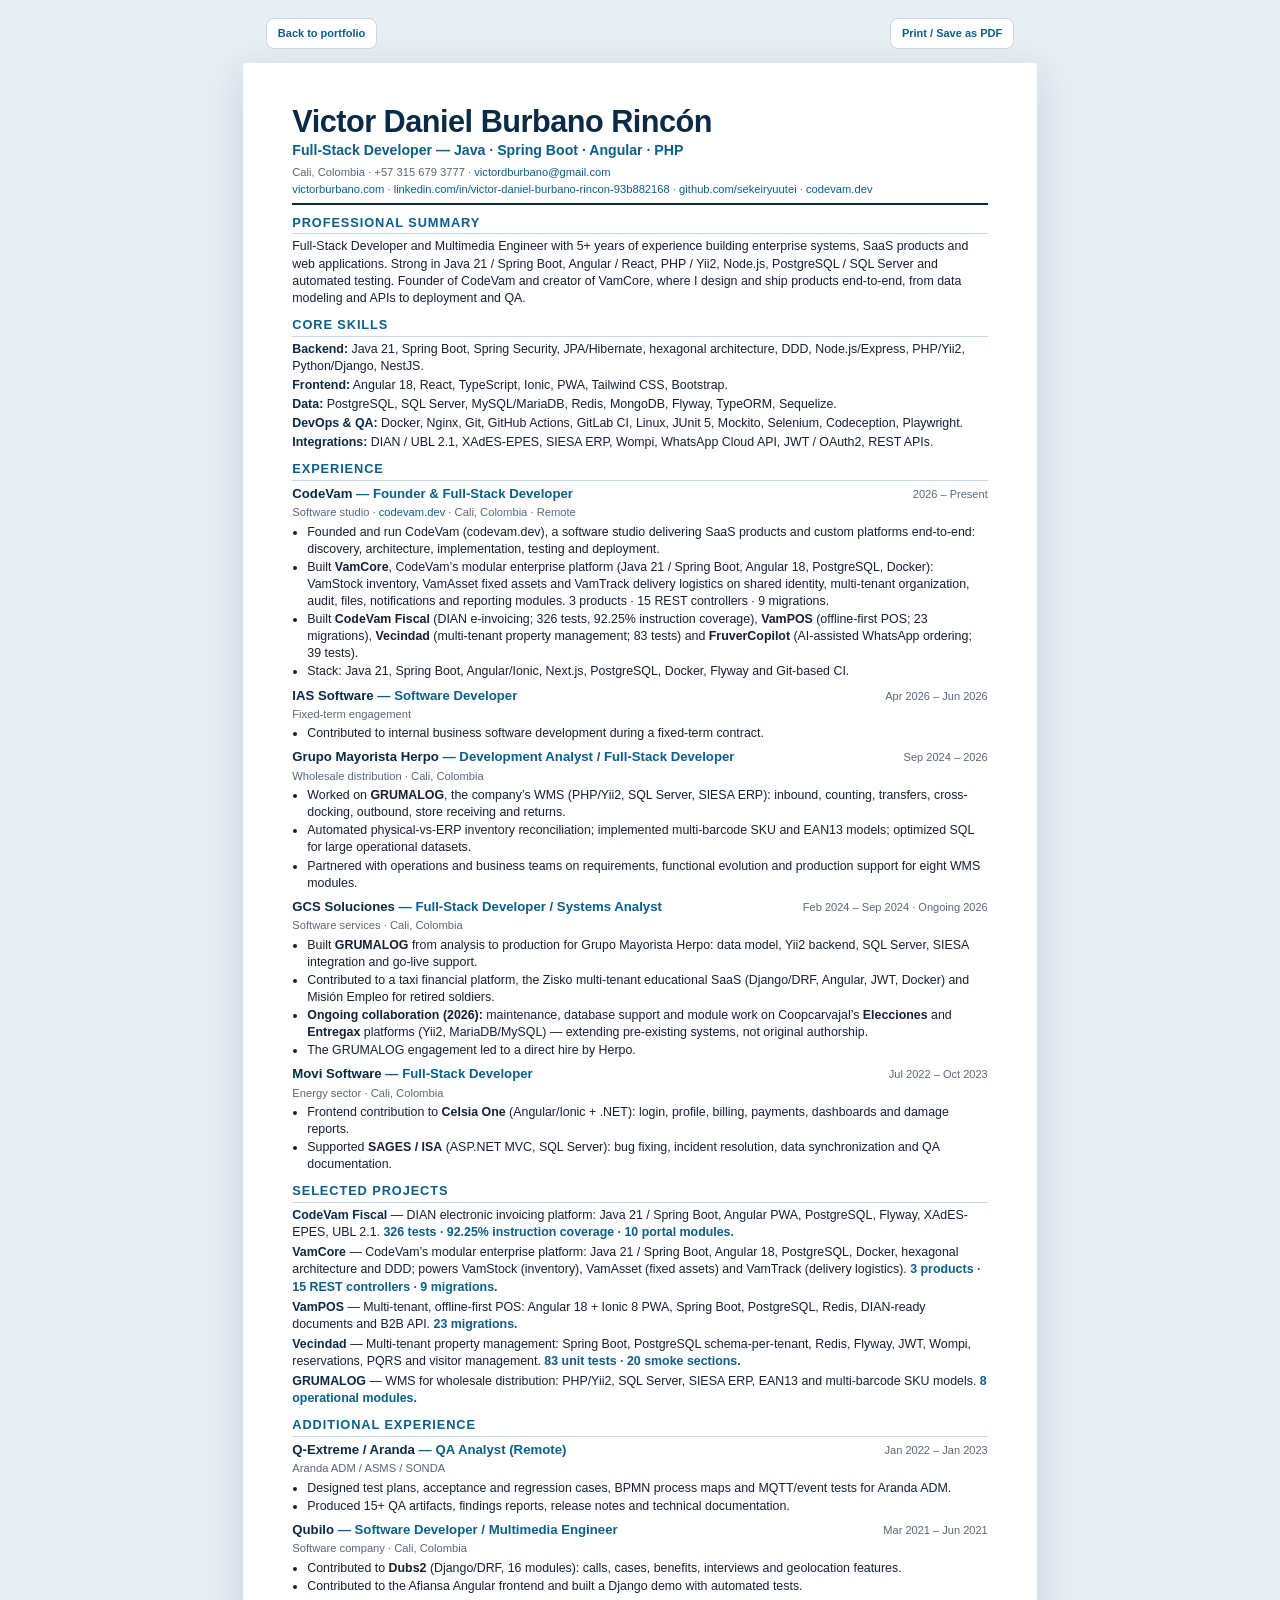
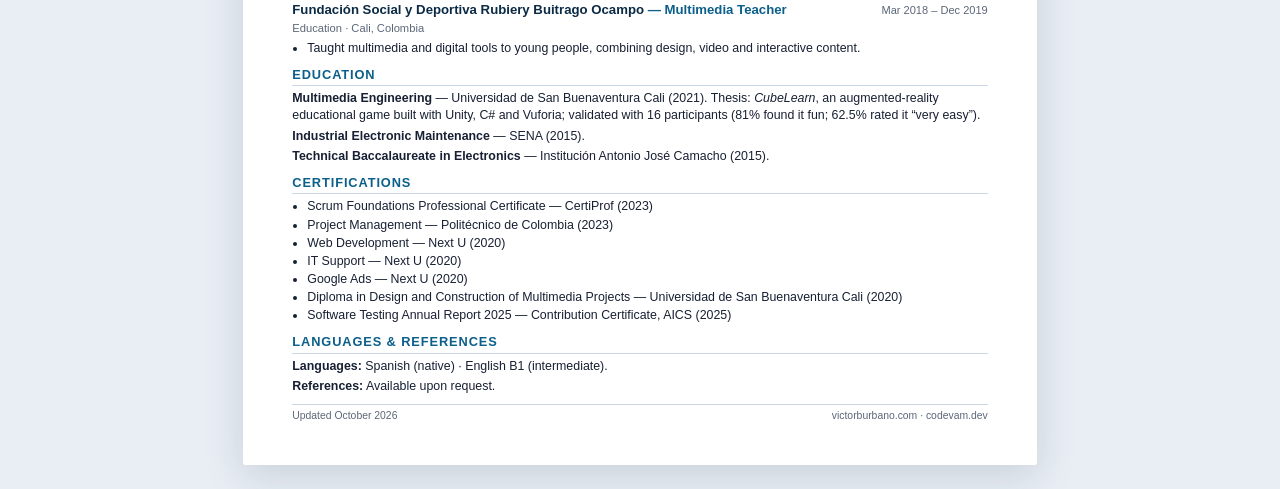
<file: cv-en.html>
<!doctype html>
<html lang="en">
<head>
  <meta charset="utf-8">
  <meta name="viewport" content="width=device-width, initial-scale=1">
  <meta name="robots" content="noindex, nofollow">
  <title>Victor Daniel Burbano Rincón — CV (English)</title>
  <style>
    :root { --ink:#172033; --navy:#0b2a45; --blue:#0b5f8a; --muted:#5b6778; --line:#c9d6e3; }
    * { box-sizing: border-box; }
    html, body { margin: 0; padding: 0; }
    body { font-family: "Segoe UI", Arial, Helvetica, sans-serif; font-size: 9.3pt; line-height: 1.38; color: var(--ink); background: #e9eef5; }
    a { color: var(--blue); text-decoration: none; }
    .toolbar { max-width: 210mm; margin: 18px auto 0; padding: 0 6mm; display: flex; justify-content: space-between; gap: 12px; font-size: 11px; }
    .toolbar a, .toolbar button { font: inherit; font-weight: 600; color: var(--blue); background: #fff; border: 1px solid var(--line); border-radius: 8px; padding: 7px 11px; cursor: pointer; }
    .sheet { width: 210mm; min-height: 297mm; margin: 14px auto 24px; padding: 11mm 13mm; background: #fff; box-shadow: 0 10px 40px rgba(16, 32, 52, .15); }
    header { border-bottom: 2px solid var(--navy); padding-bottom: 6px; margin-bottom: 8px; }
    h1 { margin: 0; font-size: 23pt; line-height: 1.08; letter-spacing: -.5px; color: var(--navy); }
    .role { margin: 3px 0 4px; color: var(--blue); font-size: 10.6pt; font-weight: 700; }
    .contact { margin: 0; color: var(--muted); font-size: 8.4pt; line-height: 1.45; }
    .section { margin-top: 9px; }
    .section h2 { margin: 0 0 4px; padding-bottom: 2px; border-bottom: 1px solid var(--line); color: var(--blue); font-size: 9.6pt; letter-spacing: .9px; text-transform: uppercase; }
    .section p { margin: 0 0 3px; }
    .skills p { margin: 0 0 2px; }
    .skills strong { color: var(--navy); }
    .job { margin-bottom: 6px; }
    .job:last-child { margin-bottom: 0; }
    .job-head { display: flex; justify-content: space-between; gap: 12px; align-items: baseline; }
    .job-title { margin: 0; font-size: 9.9pt; font-weight: 700; color: var(--navy); }
    .job-title span { color: var(--blue); font-weight: 700; }
    .job-meta { margin: 0; color: var(--muted); font-size: 8.3pt; white-space: nowrap; }
    .job-sub { margin: 0 0 2px; color: var(--muted); font-size: 8.4pt; }
    ul { margin: 2px 0 0 15px; padding: 0; }
    li { margin: 1px 0; }
    .project { margin: 0 0 3px; }
    .project strong { color: var(--navy); }
    .project .metric { color: var(--blue); font-weight: 700; }
    .page-break { break-before: page; page-break-before: always; }
    .footer { margin-top: 9px; padding-top: 4px; border-top: 1px solid var(--line); color: var(--muted); font-size: 7.8pt; display: flex; justify-content: space-between; gap: 10px; }
    @media screen { .sheet { border-radius: 2px; } }
    @media print {
      body { background: #fff; font-size: 9.2pt; }
      .no-print { display: none !important; }
      .sheet { width: auto; min-height: 0; margin: 0; padding: 0; box-shadow: none; border-radius: 0; }
      a { color: var(--blue); }
      .job, .project { break-inside: avoid; page-break-inside: avoid; }
    }
    @page { size: A4; margin: 11mm 13mm; }
  </style>
</head>
<body>
  <div class="toolbar no-print">
    <a href="/">Back to portfolio</a>
    <button type="button" onclick="window.print()">Print / Save as PDF</button>
  </div>

  <main class="sheet">
    <header>
      <h1>Victor Daniel Burbano Rinc&oacute;n</h1>
      <p class="role">Full-Stack Developer &mdash; Java &middot; Spring Boot &middot; Angular &middot; PHP</p>
      <p class="contact">
        Cali, Colombia &middot; +57 315 679 3777 &middot; <a href="mailto:victordburbano@gmail.com">victordburbano@gmail.com</a><br>
        <a href="https://victorburbano.com/">victorburbano.com</a> &middot;
        <a href="https://www.linkedin.com/in/victor-daniel-burbano-rincon-93b882168">linkedin.com/in/victor-daniel-burbano-rincon-93b882168</a> &middot;
        <a href="https://github.com/sekeiryuutei">github.com/sekeiryuutei</a> &middot;
        <a href="https://codevam.dev/">codevam.dev</a>
      </p>
    </header>

    <section class="section">
      <h2>Professional summary</h2>
      <p>
        Full-Stack Developer and Multimedia Engineer with 5+ years of experience building enterprise systems,
        SaaS products and web applications. Strong in Java 21 / Spring Boot, Angular / React, PHP / Yii2,
        Node.js, PostgreSQL / SQL Server and automated testing. Founder of CodeVam and creator of VamCore,
        where I design and ship products end-to-end, from data modeling and APIs to deployment and QA.
      </p>
    </section>

    <section class="section skills">
      <h2>Core skills</h2>
      <p><strong>Backend:</strong> Java 21, Spring Boot, Spring Security, JPA/Hibernate, hexagonal architecture, DDD, Node.js/Express, PHP/Yii2, Python/Django, NestJS.</p>
      <p><strong>Frontend:</strong> Angular 18, React, TypeScript, Ionic, PWA, Tailwind CSS, Bootstrap.</p>
      <p><strong>Data:</strong> PostgreSQL, SQL Server, MySQL/MariaDB, Redis, MongoDB, Flyway, TypeORM, Sequelize.</p>
      <p><strong>DevOps &amp; QA:</strong> Docker, Nginx, Git, GitHub Actions, GitLab CI, Linux, JUnit 5, Mockito, Selenium, Codeception, Playwright.</p>
      <p><strong>Integrations:</strong> DIAN / UBL 2.1, XAdES-EPES, SIESA ERP, Wompi, WhatsApp Cloud API, JWT / OAuth2, REST APIs.</p>
    </section>

    <section class="section">
      <h2>Experience</h2>

      <article class="job">
        <div class="job-head">
          <h3 class="job-title">CodeVam <span>&mdash; Founder &amp; Full-Stack Developer</span></h3>
          <p class="job-meta">2026 &ndash; Present</p>
        </div>
        <p class="job-sub">Software studio &middot; <a href="https://codevam.dev/">codevam.dev</a> &middot; Cali, Colombia &middot; Remote</p>
        <ul>
          <li>Founded and run CodeVam (codevam.dev), a software studio delivering SaaS products and custom platforms end-to-end: discovery, architecture, implementation, testing and deployment.</li>
          <li>Built <strong>VamCore</strong>, CodeVam&rsquo;s modular enterprise platform (Java 21 / Spring Boot, Angular 18, PostgreSQL, Docker): VamStock inventory, VamAsset fixed assets and VamTrack delivery logistics on shared identity, multi-tenant organization, audit, files, notifications and reporting modules. <span class="metric">3 products &middot; 15 REST controllers &middot; 9 migrations.</span></li>
          <li>Built <strong>CodeVam Fiscal</strong> (DIAN e-invoicing; 326 tests, 92.25% instruction coverage), <strong>VamPOS</strong> (offline-first POS; 23 migrations), <strong>Vecindad</strong> (multi-tenant property management; 83 tests) and <strong>FruverCopilot</strong> (AI-assisted WhatsApp ordering; 39 tests).</li>
          <li>Stack: Java 21, Spring Boot, Angular/Ionic, Next.js, PostgreSQL, Docker, Flyway and Git-based CI.</li>
        </ul>
      </article>

      <article class="job">
        <div class="job-head">
          <h3 class="job-title">IAS Software <span>&mdash; Software Developer</span></h3>
          <p class="job-meta">Apr 2026 &ndash; Jun 2026</p>
        </div>
        <p class="job-sub">Fixed-term engagement</p>
        <ul>
          <li>Contributed to internal business software development during a fixed-term contract.</li>
        </ul>
      </article>

      <article class="job">
        <div class="job-head">
          <h3 class="job-title">Grupo Mayorista Herpo <span>&mdash; Development Analyst / Full-Stack Developer</span></h3>
          <p class="job-meta">Sep 2024 &ndash; 2026</p>
        </div>
        <p class="job-sub">Wholesale distribution &middot; Cali, Colombia</p>
        <ul>
          <li>Worked on <strong>GRUMALOG</strong>, the company&rsquo;s WMS (PHP/Yii2, SQL Server, SIESA ERP): inbound, counting, transfers, cross-docking, outbound, store receiving and returns.</li>
          <li>Automated physical-vs-ERP inventory reconciliation; implemented multi-barcode SKU and EAN13 models; optimized SQL for large operational datasets.</li>
          <li>Partnered with operations and business teams on requirements, functional evolution and production support for eight WMS modules.</li>
        </ul>
      </article>

      <article class="job">
        <div class="job-head">
          <h3 class="job-title">GCS Soluciones <span>&mdash; Full-Stack Developer / Systems Analyst</span></h3>
          <p class="job-meta">Feb 2024 &ndash; Sep 2024 &middot; Ongoing 2026</p>
        </div>
        <p class="job-sub">Software services &middot; Cali, Colombia</p>
        <ul>
          <li>Built <strong>GRUMALOG</strong> from analysis to production for Grupo Mayorista Herpo: data model, Yii2 backend, SQL Server, SIESA integration and go-live support.</li>
          <li>Contributed to a taxi financial platform, the Zisko multi-tenant educational SaaS (Django/DRF, Angular, JWT, Docker) and Misi&oacute;n Empleo for retired soldiers.</li>
          <li><strong>Ongoing collaboration (2026):</strong> maintenance, database support and module work on Coopcarvajal&rsquo;s <strong>Elecciones</strong> and <strong>Entregax</strong> platforms (Yii2, MariaDB/MySQL) &mdash; extending pre-existing systems, not original authorship.</li>
          <li>The GRUMALOG engagement led to a direct hire by Herpo.</li>
        </ul>
      </article>

      <article class="job">
        <div class="job-head">
          <h3 class="job-title">Movi Software <span>&mdash; Full-Stack Developer</span></h3>
          <p class="job-meta">Jul 2022 &ndash; Oct 2023</p>
        </div>
        <p class="job-sub">Energy sector &middot; Cali, Colombia</p>
        <ul>
          <li>Frontend contribution to <strong>Celsia One</strong> (Angular/Ionic + .NET): login, profile, billing, payments, dashboards and damage reports.</li>
          <li>Supported <strong>SAGES / ISA</strong> (ASP.NET MVC, SQL Server): bug fixing, incident resolution, data synchronization and QA documentation.</li>
        </ul>
      </article>
    </section>

    <section class="section">
      <h2>Selected projects</h2>
      <p class="project"><strong>CodeVam Fiscal</strong> &mdash; DIAN electronic invoicing platform: Java 21 / Spring Boot, Angular PWA, PostgreSQL, Flyway, XAdES-EPES, UBL 2.1. <span class="metric">326 tests &middot; 92.25% instruction coverage &middot; 10 portal modules.</span></p>
      <p class="project"><strong>VamCore</strong> &mdash; CodeVam&rsquo;s modular enterprise platform: Java 21 / Spring Boot, Angular 18, PostgreSQL, Docker, hexagonal architecture and DDD; powers VamStock (inventory), VamAsset (fixed assets) and VamTrack (delivery logistics). <span class="metric">3 products &middot; 15 REST controllers &middot; 9 migrations.</span></p>
      <p class="project"><strong>VamPOS</strong> &mdash; Multi-tenant, offline-first POS: Angular 18 + Ionic 8 PWA, Spring Boot, PostgreSQL, Redis, DIAN-ready documents and B2B API. <span class="metric">23 migrations.</span></p>
      <p class="project"><strong>Vecindad</strong> &mdash; Multi-tenant property management: Spring Boot, PostgreSQL schema-per-tenant, Redis, Flyway, JWT, Wompi, reservations, PQRS and visitor management. <span class="metric">83 unit tests &middot; 20 smoke sections.</span></p>
      <p class="project"><strong>GRUMALOG</strong> &mdash; WMS for wholesale distribution: PHP/Yii2, SQL Server, SIESA ERP, EAN13 and multi-barcode SKU models. <span class="metric">8 operational modules.</span></p>
    </section>

    <section class="section">
      <h2>Additional experience</h2>

      <article class="job">
        <div class="job-head">
          <h3 class="job-title">Q-Extreme / Aranda <span>&mdash; QA Analyst (Remote)</span></h3>
          <p class="job-meta">Jan 2022 &ndash; Jan 2023</p>
        </div>
        <p class="job-sub">Aranda ADM / ASMS / SONDA</p>
        <ul>
          <li>Designed test plans, acceptance and regression cases, BPMN process maps and MQTT/event tests for Aranda ADM.</li>
          <li>Produced 15+ QA artifacts, findings reports, release notes and technical documentation.</li>
        </ul>
      </article>

      <article class="job">
        <div class="job-head">
          <h3 class="job-title">Qubilo <span>&mdash; Software Developer / Multimedia Engineer</span></h3>
          <p class="job-meta">Mar 2021 &ndash; Jun 2021</p>
        </div>
        <p class="job-sub">Software company &middot; Cali, Colombia</p>
        <ul>
          <li>Contributed to <strong>Dubs2</strong> (Django/DRF, 16 modules): calls, cases, benefits, interviews and geolocation features.</li>
          <li>Contributed to the Afiansa Angular frontend and built a Django demo with automated tests.</li>
        </ul>
      </article>

      <article class="job">
        <div class="job-head">
          <h3 class="job-title">Fundaci&oacute;n Social y Deportiva Rubiery Buitrago Ocampo <span>&mdash; Multimedia Teacher</span></h3>
          <p class="job-meta">Mar 2018 &ndash; Dec 2019</p>
        </div>
        <p class="job-sub">Education &middot; Cali, Colombia</p>
        <ul>
          <li>Taught multimedia and digital tools to young people, combining design, video and interactive content.</li>
        </ul>
      </article>
    </section>

    <section class="section">
      <h2>Education</h2>
      <p><strong>Multimedia Engineering</strong> &mdash; Universidad de San Buenaventura Cali (2021). Thesis: <em>CubeLearn</em>, an augmented-reality educational game built with Unity, C# and Vuforia; validated with 16 participants (81% found it fun; 62.5% rated it &ldquo;very easy&rdquo;).</p>
      <p><strong>Industrial Electronic Maintenance</strong> &mdash; SENA (2015).</p>
      <p><strong>Technical Baccalaureate in Electronics</strong> &mdash; Instituci&oacute;n Antonio Jos&eacute; Camacho (2015).</p>
    </section>

    <section class="section">
      <h2>Certifications</h2>
      <ul>
        <li>Scrum Foundations Professional Certificate &mdash; CertiProf (2023)</li>
        <li>Project Management &mdash; Polit&eacute;cnico de Colombia (2023)</li>
        <li>Web Development &mdash; Next U (2020)</li>
        <li>IT Support &mdash; Next U (2020)</li>
        <li>Google Ads &mdash; Next U (2020)</li>
        <li>Diploma in Design and Construction of Multimedia Projects &mdash; Universidad de San Buenaventura Cali (2020)</li>
        <li>Software Testing Annual Report 2025 &mdash; Contribution Certificate, AICS (2025)</li>
      </ul>
    </section>

    <section class="section">
      <h2>Languages &amp; references</h2>
      <p><strong>Languages:</strong> Spanish (native) &middot; English B1 (intermediate).</p>
      <p><strong>References:</strong> Available upon request.</p>
    </section>

    <div class="footer">
      <span>Updated October 2026</span>
      <span>victorburbano.com &middot; codevam.dev</span>
    </div>
  </main>
</body>
</html>
</file>
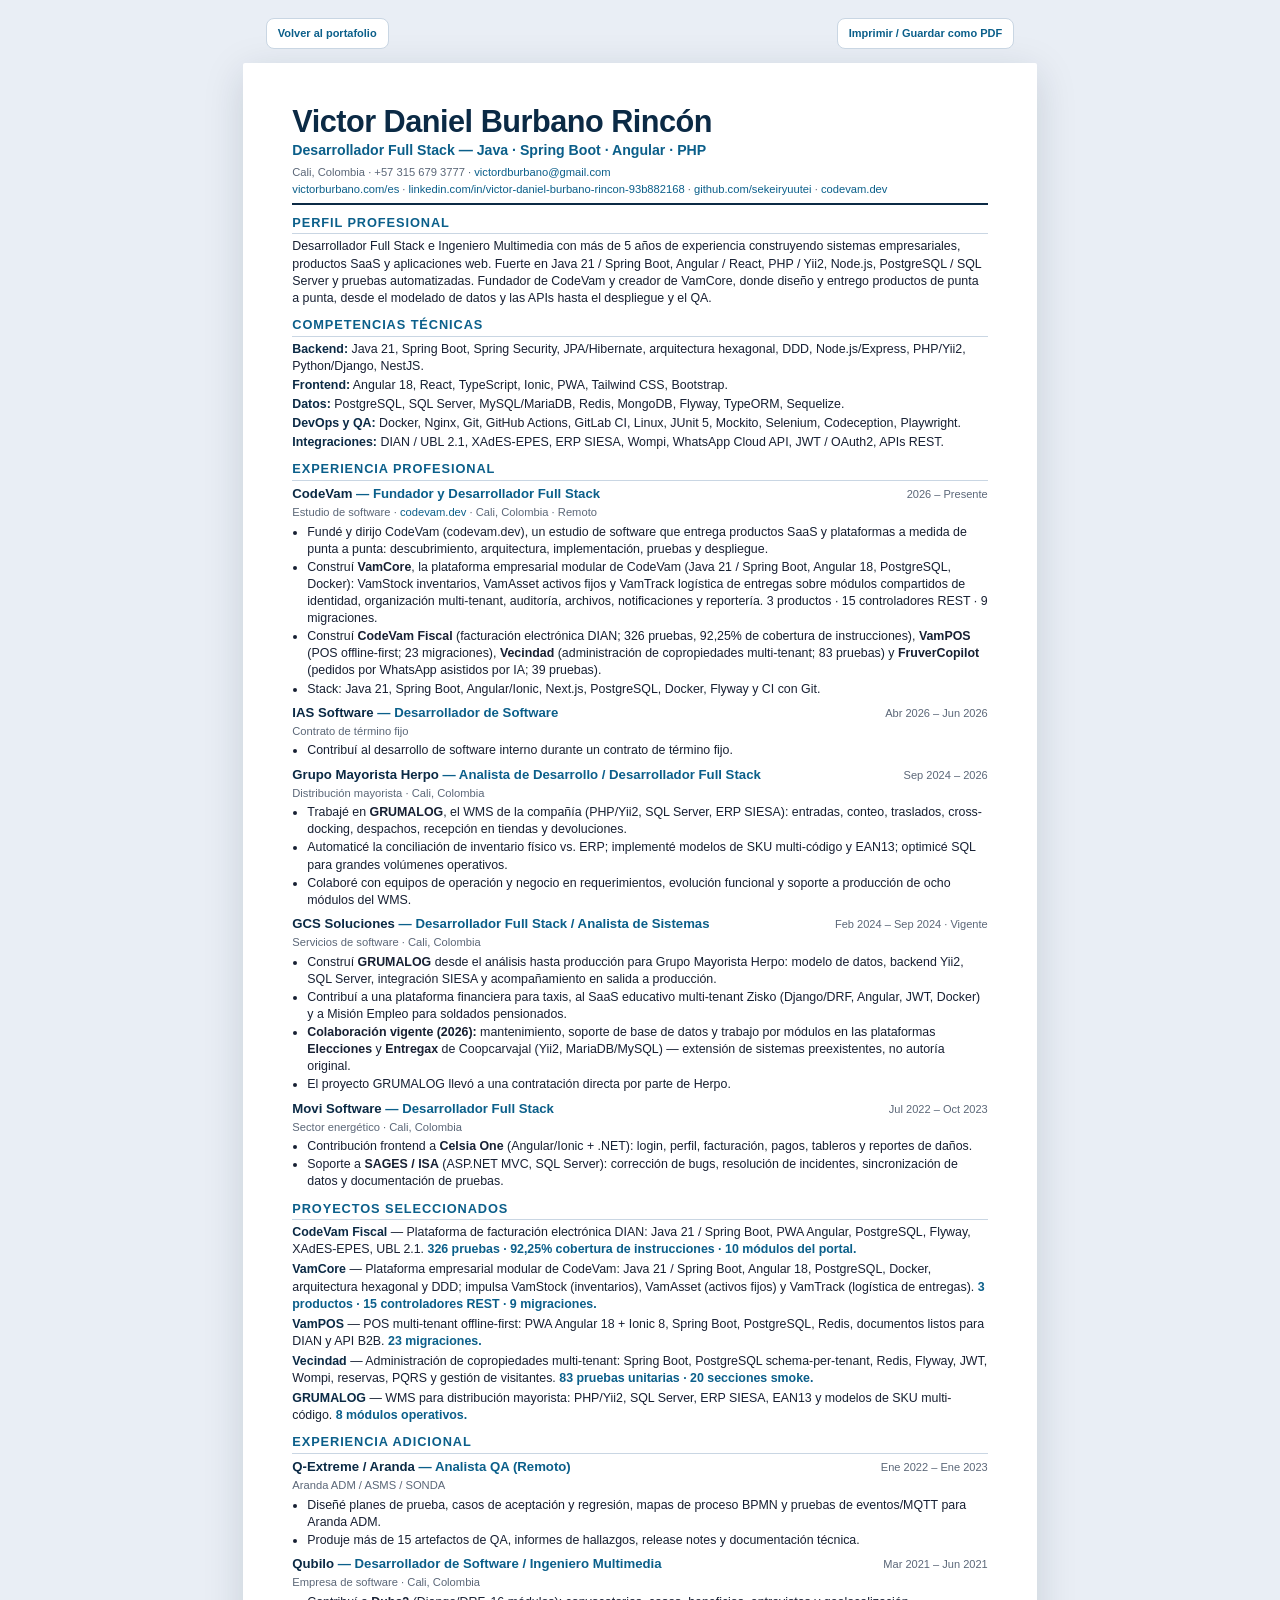
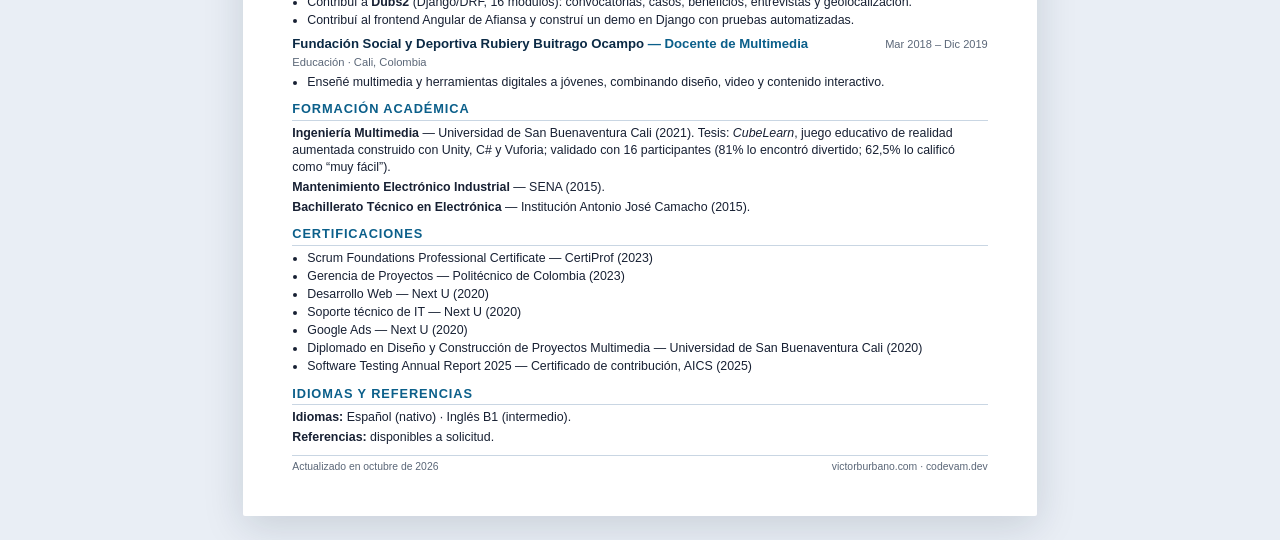
<file: cv-es.html>
<!doctype html>
<html lang="es">
<head>
  <meta charset="utf-8">
  <meta name="viewport" content="width=device-width, initial-scale=1">
  <meta name="robots" content="noindex, nofollow">
  <title>Victor Daniel Burbano Rincón — Hoja de vida (Español)</title>
  <style>
    :root { --ink:#172033; --navy:#0b2a45; --blue:#0b5f8a; --muted:#5b6778; --line:#c9d6e3; }
    * { box-sizing: border-box; }
    html, body { margin: 0; padding: 0; }
    body { font-family: "Segoe UI", Arial, Helvetica, sans-serif; font-size: 9.3pt; line-height: 1.38; color: var(--ink); background: #e9eef5; }
    a { color: var(--blue); text-decoration: none; }
    .toolbar { max-width: 210mm; margin: 18px auto 0; padding: 0 6mm; display: flex; justify-content: space-between; gap: 12px; font-size: 11px; }
    .toolbar a, .toolbar button { font: inherit; font-weight: 600; color: var(--blue); background: #fff; border: 1px solid var(--line); border-radius: 8px; padding: 7px 11px; cursor: pointer; }
    .sheet { width: 210mm; min-height: 297mm; margin: 14px auto 24px; padding: 11mm 13mm; background: #fff; box-shadow: 0 10px 40px rgba(16, 32, 52, .15); }
    header { border-bottom: 2px solid var(--navy); padding-bottom: 6px; margin-bottom: 8px; }
    h1 { margin: 0; font-size: 23pt; line-height: 1.08; letter-spacing: -.5px; color: var(--navy); }
    .role { margin: 3px 0 4px; color: var(--blue); font-size: 10.6pt; font-weight: 700; }
    .contact { margin: 0; color: var(--muted); font-size: 8.4pt; line-height: 1.45; }
    .section { margin-top: 9px; }
    .section h2 { margin: 0 0 4px; padding-bottom: 2px; border-bottom: 1px solid var(--line); color: var(--blue); font-size: 9.6pt; letter-spacing: .9px; text-transform: uppercase; }
    .section p { margin: 0 0 3px; }
    .skills p { margin: 0 0 2px; }
    .skills strong { color: var(--navy); }
    .job { margin-bottom: 6px; }
    .job:last-child { margin-bottom: 0; }
    .job-head { display: flex; justify-content: space-between; gap: 12px; align-items: baseline; }
    .job-title { margin: 0; font-size: 9.9pt; font-weight: 700; color: var(--navy); }
    .job-title span { color: var(--blue); font-weight: 700; }
    .job-meta { margin: 0; color: var(--muted); font-size: 8.3pt; white-space: nowrap; }
    .job-sub { margin: 0 0 2px; color: var(--muted); font-size: 8.4pt; }
    ul { margin: 2px 0 0 15px; padding: 0; }
    li { margin: 1px 0; }
    .project { margin: 0 0 3px; }
    .project strong { color: var(--navy); }
    .project .metric { color: var(--blue); font-weight: 700; }
    .page-break { break-before: page; page-break-before: always; }
    .footer { margin-top: 9px; padding-top: 4px; border-top: 1px solid var(--line); color: var(--muted); font-size: 7.8pt; display: flex; justify-content: space-between; gap: 10px; }
    @media screen { .sheet { border-radius: 2px; } }
    @media print {
      body { background: #fff; font-size: 9.2pt; }
      .no-print { display: none !important; }
      .sheet { width: auto; min-height: 0; margin: 0; padding: 0; box-shadow: none; border-radius: 0; }
      a { color: var(--blue); }
      .job, .project { break-inside: avoid; page-break-inside: avoid; }
    }
    @page { size: A4; margin: 11mm 13mm; }
  </style>
</head>
<body>
  <div class="toolbar no-print">
    <a href="/es/">Volver al portafolio</a>
    <button type="button" onclick="window.print()">Imprimir / Guardar como PDF</button>
  </div>

  <main class="sheet">
    <header>
      <h1>Victor Daniel Burbano Rinc&oacute;n</h1>
      <p class="role">Desarrollador Full Stack &mdash; Java &middot; Spring Boot &middot; Angular &middot; PHP</p>
      <p class="contact">
        Cali, Colombia &middot; +57 315 679 3777 &middot; <a href="mailto:victordburbano@gmail.com">victordburbano@gmail.com</a><br>
        <a href="https://victorburbano.com/es/">victorburbano.com/es</a> &middot;
        <a href="https://www.linkedin.com/in/victor-daniel-burbano-rincon-93b882168">linkedin.com/in/victor-daniel-burbano-rincon-93b882168</a> &middot;
        <a href="https://github.com/sekeiryuutei">github.com/sekeiryuutei</a> &middot;
        <a href="https://codevam.dev/">codevam.dev</a>
      </p>
    </header>

    <section class="section">
      <h2>Perfil profesional</h2>
      <p>
        Desarrollador Full Stack e Ingeniero Multimedia con m&aacute;s de 5 a&ntilde;os de experiencia construyendo
        sistemas empresariales, productos SaaS y aplicaciones web. Fuerte en Java 21 / Spring Boot, Angular / React,
        PHP / Yii2, Node.js, PostgreSQL / SQL Server y pruebas automatizadas. Fundador de CodeVam y creador de VamCore,
        donde dise&ntilde;o y entrego productos de punta a punta, desde el modelado de datos y las APIs hasta el despliegue y el QA.
      </p>
    </section>

    <section class="section skills">
      <h2>Competencias t&eacute;cnicas</h2>
      <p><strong>Backend:</strong> Java 21, Spring Boot, Spring Security, JPA/Hibernate, arquitectura hexagonal, DDD, Node.js/Express, PHP/Yii2, Python/Django, NestJS.</p>
      <p><strong>Frontend:</strong> Angular 18, React, TypeScript, Ionic, PWA, Tailwind CSS, Bootstrap.</p>
      <p><strong>Datos:</strong> PostgreSQL, SQL Server, MySQL/MariaDB, Redis, MongoDB, Flyway, TypeORM, Sequelize.</p>
      <p><strong>DevOps y QA:</strong> Docker, Nginx, Git, GitHub Actions, GitLab CI, Linux, JUnit 5, Mockito, Selenium, Codeception, Playwright.</p>
      <p><strong>Integraciones:</strong> DIAN / UBL 2.1, XAdES-EPES, ERP SIESA, Wompi, WhatsApp Cloud API, JWT / OAuth2, APIs REST.</p>
    </section>

    <section class="section">
      <h2>Experiencia profesional</h2>

      <article class="job">
        <div class="job-head">
          <h3 class="job-title">CodeVam <span>&mdash; Fundador y Desarrollador Full Stack</span></h3>
          <p class="job-meta">2026 &ndash; Presente</p>
        </div>
        <p class="job-sub">Estudio de software &middot; <a href="https://codevam.dev/">codevam.dev</a> &middot; Cali, Colombia &middot; Remoto</p>
        <ul>
          <li>Fund&eacute; y dirijo CodeVam (codevam.dev), un estudio de software que entrega productos SaaS y plataformas a medida de punta a punta: descubrimiento, arquitectura, implementaci&oacute;n, pruebas y despliegue.</li>
          <li>Constru&iacute; <strong>VamCore</strong>, la plataforma empresarial modular de CodeVam (Java 21 / Spring Boot, Angular 18, PostgreSQL, Docker): VamStock inventarios, VamAsset activos fijos y VamTrack log&iacute;stica de entregas sobre m&oacute;dulos compartidos de identidad, organizaci&oacute;n multi-tenant, auditor&iacute;a, archivos, notificaciones y reporter&iacute;a. <span class="metric">3 productos &middot; 15 controladores REST &middot; 9 migraciones.</span></li>
          <li>Constru&iacute; <strong>CodeVam Fiscal</strong> (facturaci&oacute;n electr&oacute;nica DIAN; 326 pruebas, 92,25% de cobertura de instrucciones), <strong>VamPOS</strong> (POS offline-first; 23 migraciones), <strong>Vecindad</strong> (administraci&oacute;n de copropiedades multi-tenant; 83 pruebas) y <strong>FruverCopilot</strong> (pedidos por WhatsApp asistidos por IA; 39 pruebas).</li>
          <li>Stack: Java 21, Spring Boot, Angular/Ionic, Next.js, PostgreSQL, Docker, Flyway y CI con Git.</li>
        </ul>
      </article>

      <article class="job">
        <div class="job-head">
          <h3 class="job-title">IAS Software <span>&mdash; Desarrollador de Software</span></h3>
          <p class="job-meta">Abr 2026 &ndash; Jun 2026</p>
        </div>
        <p class="job-sub">Contrato de t&eacute;rmino fijo</p>
        <ul>
          <li>Contribu&iacute; al desarrollo de software interno durante un contrato de t&eacute;rmino fijo.</li>
        </ul>
      </article>

      <article class="job">
        <div class="job-head">
          <h3 class="job-title">Grupo Mayorista Herpo <span>&mdash; Analista de Desarrollo / Desarrollador Full Stack</span></h3>
          <p class="job-meta">Sep 2024 &ndash; 2026</p>
        </div>
        <p class="job-sub">Distribuci&oacute;n mayorista &middot; Cali, Colombia</p>
        <ul>
          <li>Trabaj&eacute; en <strong>GRUMALOG</strong>, el WMS de la compa&ntilde;&iacute;a (PHP/Yii2, SQL Server, ERP SIESA): entradas, conteo, traslados, cross-docking, despachos, recepci&oacute;n en tiendas y devoluciones.</li>
          <li>Automatic&eacute; la conciliaci&oacute;n de inventario f&iacute;sico vs. ERP; implement&eacute; modelos de SKU multi-c&oacute;digo y EAN13; optimic&eacute; SQL para grandes vol&uacute;menes operativos.</li>
          <li>Colabor&eacute; con equipos de operaci&oacute;n y negocio en requerimientos, evoluci&oacute;n funcional y soporte a producci&oacute;n de ocho m&oacute;dulos del WMS.</li>
        </ul>
      </article>

      <article class="job">
        <div class="job-head">
          <h3 class="job-title">GCS Soluciones <span>&mdash; Desarrollador Full Stack / Analista de Sistemas</span></h3>
          <p class="job-meta">Feb 2024 &ndash; Sep 2024 &middot; Vigente</p>
        </div>
        <p class="job-sub">Servicios de software &middot; Cali, Colombia</p>
        <ul>
          <li>Constru&iacute; <strong>GRUMALOG</strong> desde el an&aacute;lisis hasta producci&oacute;n para Grupo Mayorista Herpo: modelo de datos, backend Yii2, SQL Server, integraci&oacute;n SIESA y acompa&ntilde;amiento en salida a producci&oacute;n.</li>
          <li>Contribu&iacute; a una plataforma financiera para taxis, al SaaS educativo multi-tenant Zisko (Django/DRF, Angular, JWT, Docker) y a Misi&oacute;n Empleo para soldados pensionados.</li>
          <li><strong>Colaboraci&oacute;n vigente (2026):</strong> mantenimiento, soporte de base de datos y trabajo por m&oacute;dulos en las plataformas <strong>Elecciones</strong> y <strong>Entregax</strong> de Coopcarvajal (Yii2, MariaDB/MySQL) &mdash; extensi&oacute;n de sistemas preexistentes, no autor&iacute;a original.</li>
          <li>El proyecto GRUMALOG llev&oacute; a una contrataci&oacute;n directa por parte de Herpo.</li>
        </ul>
      </article>

      <article class="job">
        <div class="job-head">
          <h3 class="job-title">Movi Software <span>&mdash; Desarrollador Full Stack</span></h3>
          <p class="job-meta">Jul 2022 &ndash; Oct 2023</p>
        </div>
        <p class="job-sub">Sector energ&eacute;tico &middot; Cali, Colombia</p>
        <ul>
          <li>Contribuci&oacute;n frontend a <strong>Celsia One</strong> (Angular/Ionic + .NET): login, perfil, facturaci&oacute;n, pagos, tableros y reportes de da&ntilde;os.</li>
          <li>Soporte a <strong>SAGES / ISA</strong> (ASP.NET MVC, SQL Server): correcci&oacute;n de bugs, resoluci&oacute;n de incidentes, sincronizaci&oacute;n de datos y documentaci&oacute;n de pruebas.</li>
        </ul>
      </article>
    </section>

    <section class="section">
      <h2>Proyectos seleccionados</h2>
      <p class="project"><strong>CodeVam Fiscal</strong> &mdash; Plataforma de facturaci&oacute;n electr&oacute;nica DIAN: Java 21 / Spring Boot, PWA Angular, PostgreSQL, Flyway, XAdES-EPES, UBL 2.1. <span class="metric">326 pruebas &middot; 92,25% cobertura de instrucciones &middot; 10 m&oacute;dulos del portal.</span></p>
      <p class="project"><strong>VamCore</strong> &mdash; Plataforma empresarial modular de CodeVam: Java 21 / Spring Boot, Angular 18, PostgreSQL, Docker, arquitectura hexagonal y DDD; impulsa VamStock (inventarios), VamAsset (activos fijos) y VamTrack (log&iacute;stica de entregas). <span class="metric">3 productos &middot; 15 controladores REST &middot; 9 migraciones.</span></p>
      <p class="project"><strong>VamPOS</strong> &mdash; POS multi-tenant offline-first: PWA Angular 18 + Ionic 8, Spring Boot, PostgreSQL, Redis, documentos listos para DIAN y API B2B. <span class="metric">23 migraciones.</span></p>
      <p class="project"><strong>Vecindad</strong> &mdash; Administraci&oacute;n de copropiedades multi-tenant: Spring Boot, PostgreSQL schema-per-tenant, Redis, Flyway, JWT, Wompi, reservas, PQRS y gesti&oacute;n de visitantes. <span class="metric">83 pruebas unitarias &middot; 20 secciones smoke.</span></p>
      <p class="project"><strong>GRUMALOG</strong> &mdash; WMS para distribuci&oacute;n mayorista: PHP/Yii2, SQL Server, ERP SIESA, EAN13 y modelos de SKU multi-c&oacute;digo. <span class="metric">8 m&oacute;dulos operativos.</span></p>
    </section>

    <section class="section">
      <h2>Experiencia adicional</h2>

      <article class="job">
        <div class="job-head">
          <h3 class="job-title">Q-Extreme / Aranda <span>&mdash; Analista QA (Remoto)</span></h3>
          <p class="job-meta">Ene 2022 &ndash; Ene 2023</p>
        </div>
        <p class="job-sub">Aranda ADM / ASMS / SONDA</p>
        <ul>
          <li>Dise&ntilde;&eacute; planes de prueba, casos de aceptaci&oacute;n y regresi&oacute;n, mapas de proceso BPMN y pruebas de eventos/MQTT para Aranda ADM.</li>
          <li>Produje m&aacute;s de 15 artefactos de QA, informes de hallazgos, release notes y documentaci&oacute;n t&eacute;cnica.</li>
        </ul>
      </article>

      <article class="job">
        <div class="job-head">
          <h3 class="job-title">Qubilo <span>&mdash; Desarrollador de Software / Ingeniero Multimedia</span></h3>
          <p class="job-meta">Mar 2021 &ndash; Jun 2021</p>
        </div>
        <p class="job-sub">Empresa de software &middot; Cali, Colombia</p>
        <ul>
          <li>Contribu&iacute; a <strong>Dubs2</strong> (Django/DRF, 16 m&oacute;dulos): convocatorias, casos, beneficios, entrevistas y geolocalizaci&oacute;n.</li>
          <li>Contribu&iacute; al frontend Angular de Afiansa y constru&iacute; un demo en Django con pruebas automatizadas.</li>
        </ul>
      </article>

      <article class="job">
        <div class="job-head">
          <h3 class="job-title">Fundaci&oacute;n Social y Deportiva Rubiery Buitrago Ocampo <span>&mdash; Docente de Multimedia</span></h3>
          <p class="job-meta">Mar 2018 &ndash; Dic 2019</p>
        </div>
        <p class="job-sub">Educaci&oacute;n &middot; Cali, Colombia</p>
        <ul>
          <li>Ense&ntilde;&eacute; multimedia y herramientas digitales a j&oacute;venes, combinando dise&ntilde;o, video y contenido interactivo.</li>
        </ul>
      </article>
    </section>

    <section class="section">
      <h2>Formaci&oacute;n acad&eacute;mica</h2>
      <p><strong>Ingenier&iacute;a Multimedia</strong> &mdash; Universidad de San Buenaventura Cali (2021). Tesis: <em>CubeLearn</em>, juego educativo de realidad aumentada construido con Unity, C# y Vuforia; validado con 16 participantes (81% lo encontr&oacute; divertido; 62,5% lo calific&oacute; como &ldquo;muy f&aacute;cil&rdquo;).</p>
      <p><strong>Mantenimiento Electr&oacute;nico Industrial</strong> &mdash; SENA (2015).</p>
      <p><strong>Bachillerato T&eacute;cnico en Electr&oacute;nica</strong> &mdash; Instituci&oacute;n Antonio Jos&eacute; Camacho (2015).</p>
    </section>

    <section class="section">
      <h2>Certificaciones</h2>
      <ul>
        <li>Scrum Foundations Professional Certificate &mdash; CertiProf (2023)</li>
        <li>Gerencia de Proyectos &mdash; Polit&eacute;cnico de Colombia (2023)</li>
        <li>Desarrollo Web &mdash; Next U (2020)</li>
        <li>Soporte t&eacute;cnico de IT &mdash; Next U (2020)</li>
        <li>Google Ads &mdash; Next U (2020)</li>
        <li>Diplomado en Dise&ntilde;o y Construcci&oacute;n de Proyectos Multimedia &mdash; Universidad de San Buenaventura Cali (2020)</li>
        <li>Software Testing Annual Report 2025 &mdash; Certificado de contribuci&oacute;n, AICS (2025)</li>
      </ul>
    </section>

    <section class="section">
      <h2>Idiomas y referencias</h2>
      <p><strong>Idiomas:</strong> Espa&ntilde;ol (nativo) &middot; Ingl&eacute;s B1 (intermedio).</p>
      <p><strong>Referencias:</strong> disponibles a solicitud.</p>
    </section>

    <div class="footer">
      <span>Actualizado en octubre de 2026</span>
      <span>victorburbano.com &middot; codevam.dev</span>
    </div>
  </main>
</body>
</html>
</file>
